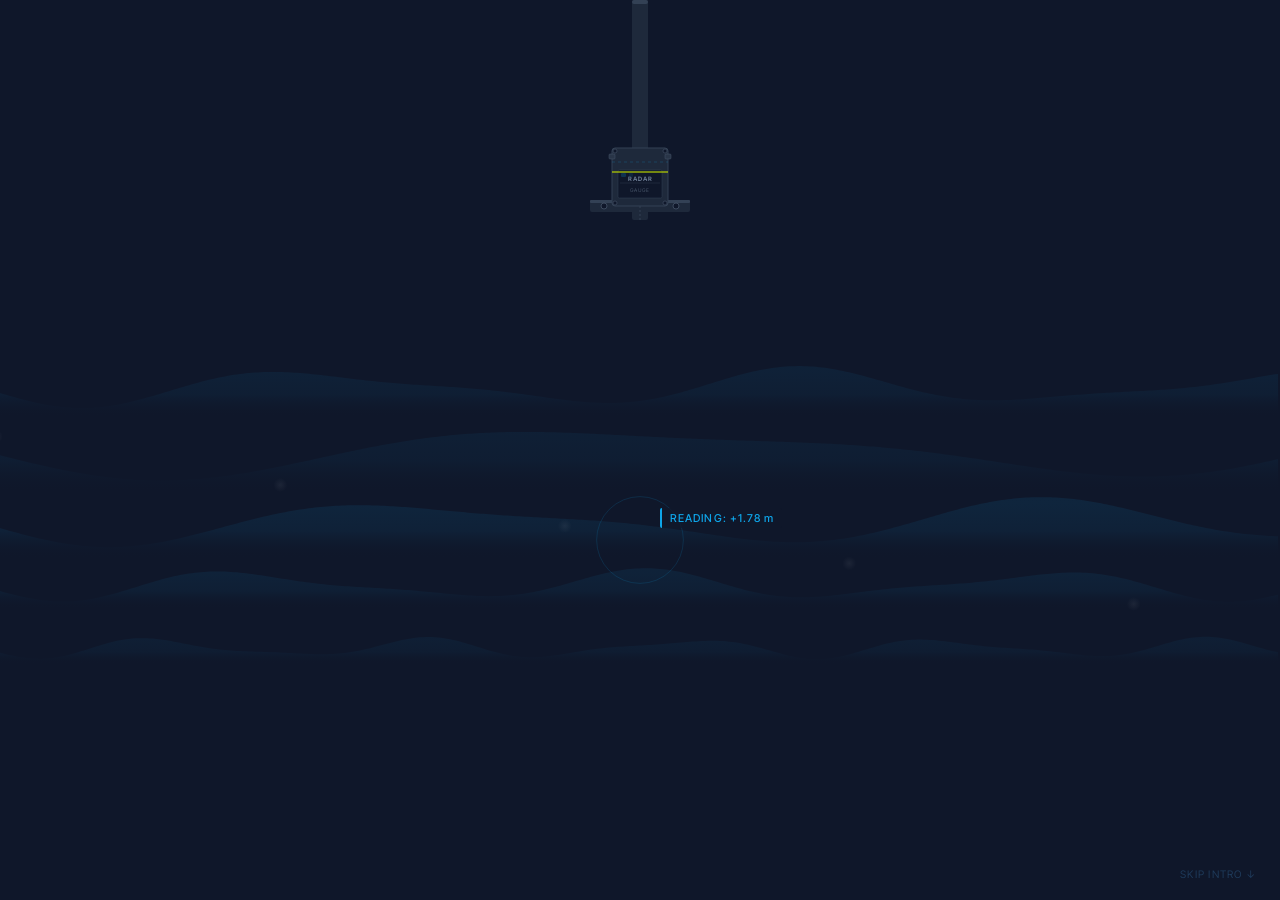
<file: index.html>
<!DOCTYPE html>
<html lang="en">
<head>
<meta charset="UTF-8">
<meta name="viewport" content="width=device-width, initial-scale=1.0">
<title>CTIR — Coastal Tide Impact Research</title>
<link href="https://fonts.googleapis.com/css2?family=Inter+Tight:wght@300;400;500;600;700&family=Source+Serif+4:ital,wght@0,400;0,600;1,400&display=swap" rel="stylesheet">
<style>
*{margin:0;padding:0;box-sizing:border-box}
html,body{width:100%;height:100%;background:#0f172a;overflow:hidden;}

#splash{
  width:100%;height:100vh;
  background:#0f172a;
  position:relative;
  overflow:hidden;
  font-family:'Inter Tight',system-ui,sans-serif;
}
canvas#bg{position:absolute;inset:0;width:100%;height:100%;}

#pier-wrap{
  position:absolute;
  left:50%;top:0;
  transform:translateX(-50%);
  width:160px;
  z-index:2;
}

#rings{position:absolute;inset:0;z-index:3;pointer-events:none;}

.ping-ring{
  position:absolute;
  border-radius:50%;
  border:1.5px solid rgba(14,165,233,0.7);
  transform:scale(0);
  opacity:0;
  pointer-events:none;
}

#readout{
  position:absolute;
  font-family:'Inter Tight',system-ui,sans-serif;
  font-size:.68rem;font-weight:500;letter-spacing:.1em;
  color:#0ea5e9;opacity:0;
  transition:opacity .3s ease;
  z-index:5;white-space:nowrap;
  background:rgba(15,23,42,0.75);
  padding:.2rem .5rem;border-radius:2px;
  border-left:2px solid #0ea5e9;
}

#reveal{
  position:absolute;inset:0;
  display:flex;flex-direction:column;
  align-items:center;justify-content:center;
  z-index:6;pointer-events:none;
  gap:0;
}
.rev-eyebrow{
  font-family:'Inter Tight',system-ui,sans-serif;
  font-size:.68rem;font-weight:500;letter-spacing:.25em;
  text-transform:uppercase;color:#0ea5e9;
  opacity:0;transform:translateY(12px);
  transition:opacity .6s ease,transform .6s ease;
  margin-bottom:.6rem;
}
.rev-title{
  font-family:'Inter Tight',system-ui,sans-serif;
  font-size:clamp(2rem,5vw,3rem);font-weight:600;
  letter-spacing:-.03em;color:#f0f9ff;
  opacity:0;transform:translateY(12px);
  transition:opacity .6s ease .15s,transform .6s ease .15s;
  margin-bottom:.4rem;text-align:center;line-height:1.1;
}
.rev-sub{
  font-family:'Source Serif 4',Georgia,serif;
  font-size:.95rem;color:rgba(240,249,255,.55);
  opacity:0;transform:translateY(12px);
  transition:opacity .6s ease .28s,transform .6s ease .28s;
  margin-bottom:2rem;text-align:center;
}
.rev-btn{
  font-family:'Inter Tight',system-ui,sans-serif;
  font-size:.78rem;font-weight:500;text-transform:uppercase;
  letter-spacing:.12em;color:#0f172a;
  background:#0ea5e9;border:none;
  padding:.65rem 1.8rem;border-radius:3px;
  cursor:pointer;
  opacity:0;transform:translateY(12px);
  transition:opacity .6s ease .4s,transform .6s ease .4s,background .18s;
  pointer-events:none;
}
.rev-btn:hover{background:#38bdf8;}
.rev-btn.shown{pointer-events:auto;}
.rev-eyebrow.in,.rev-title.in,.rev-sub.in,.rev-btn.in{opacity:1;transform:translateY(0);}

#skip{
  position:absolute;bottom:1.2rem;right:1.5rem;
  font-family:'Inter Tight',system-ui,sans-serif;
  font-size:.65rem;letter-spacing:.12em;text-transform:uppercase;
  color:#1e3a5a;cursor:pointer;z-index:10;
  transition:color .2s;
}
#skip:hover{color:#475569;}
</style>
</head>
<body>

<div id="splash">
  <canvas id="bg"></canvas>

  <div id="pier-wrap">
    <svg id="pier-svg" viewBox="0 0 160 320" width="160" height="320" xmlns="http://www.w3.org/2000/svg">
      <rect x="72" y="0" width="16" height="220" fill="#1e293b" rx="2"/>
      <rect x="72" y="0" width="16" height="4" fill="#334155" rx="2"/>
      <rect x="30" y="200" width="100" height="12" fill="#1e293b" rx="2"/>
      <rect x="30" y="200" width="100" height="3" fill="#334155" rx="1"/>
      <circle cx="44" cy="206" r="3" fill="#0f172a" stroke="#475569" stroke-width="0.8"/>
      <circle cx="116" cy="206" r="3" fill="#0f172a" stroke="#475569" stroke-width="0.8"/>
      <rect x="52" y="148" width="56" height="58" rx="3" fill="#1e293b" stroke="#334155" stroke-width="1"/>
      <line x1="52" y1="162" x2="108" y2="162" stroke="#0ea5e9" stroke-width="0.5" opacity="0.4" stroke-dasharray="3,3"/>
      <rect x="49" y="154" width="6" height="5" rx="1" fill="#293548" stroke="#475569" stroke-width="0.5"/>
      <rect x="105" y="154" width="6" height="5" rx="1" fill="#293548" stroke="#475569" stroke-width="0.5"/>
      <rect x="58" y="170" width="44" height="28" rx="1.5" fill="#0f172a" stroke="#334155" stroke-width="0.5"/>
      <text x="80" y="181" text-anchor="middle" font-family="Inter Tight,sans-serif" font-size="6" font-weight="700" fill="#64748b" letter-spacing="1">RADAR</text>
      <line x1="60" y1="183" x2="100" y2="183" stroke="#334155" stroke-width="0.4"/>
      <text x="80" y="192" text-anchor="middle" font-family="Inter Tight,sans-serif" font-size="5" fill="#475569" letter-spacing="1">GAUGE</text>
      <rect x="61" y="173" width="5" height="4" rx="1" fill="#0ea5e9" opacity="0.85" id="led1"/>
      <rect x="69" y="173" width="4" height="4" rx="1" fill="#0ea5e9" opacity="0.45" id="led2"/>
      <line x1="52" y1="172" x2="108" y2="172" stroke="#b8d400" stroke-width="1.5" opacity="0.8"/>
      <line x1="80" y1="206" x2="80" y2="220" stroke="#334155" stroke-width="1" stroke-dasharray="2,2"/>
      <circle cx="55" cy="151" r="2" fill="#0f172a" stroke="#475569" stroke-width="0.6"/>
      <circle cx="105" cy="151" r="2" fill="#0f172a" stroke="#475569" stroke-width="0.6"/>
      <circle cx="55" cy="203" r="2" fill="#0f172a" stroke="#475569" stroke-width="0.6"/>
      <circle cx="105" cy="203" r="2" fill="#0f172a" stroke="#475569" stroke-width="0.6"/>
      <line id="signal-line" x1="80" y1="206" x2="80" y2="206" stroke="#0ea5e9" stroke-width="1" stroke-dasharray="3,3" opacity="0"/>
    </svg>
  </div>

  <div id="rings"></div>
  <div id="readout">READING: +1.84 m</div>

  <div id="reveal">
    <p class="rev-eyebrow">Cal Poly SLO · CCMS</p>
    <h1 class="rev-title">Coastal Tide<br>Impact Research</h1>
    <p class="rev-sub">Measuring sea level change along the Central Coast.</p>
    <button class="rev-btn" id="enter-btn" onclick="enterSite()">Enter site</button>
  </div>

  <p id="skip" onclick="skipIntro()">skip intro ↓</p>
</div>

<script>
(function(){
  var splash=document.getElementById('splash');
  var canvas=document.getElementById('bg');
  var ctx=canvas.getContext('2d');
  var ringsEl=document.getElementById('rings');
  var signalLine=document.getElementById('signal-line');
  var readout=document.getElementById('readout');
  var led1=document.getElementById('led1');
  var led2=document.getElementById('led2');
  var done=false;
  var W,H,waveT=0;

  function resize(){
    W=canvas.width=splash.clientWidth;
    H=canvas.height=splash.clientHeight;
  }
  resize();
  window.addEventListener('resize',resize);

  function drawBg(){
    ctx.clearRect(0,0,W,H);
    ctx.fillStyle='#0f172a';
    ctx.fillRect(0,0,W,H);
    var layers=[
      {amp:18,freq:0.010,speed:0.5,alpha:0.07,yf:0.58},
      {amp:12,freq:0.016,speed:0.8,alpha:0.055,yf:0.65},
      {amp:22,freq:0.007,speed:0.35,alpha:0.045,yf:0.50},
      {amp:8, freq:0.024,speed:1.0,alpha:0.04,yf:0.72},
      {amp:15,freq:0.013,speed:0.6,alpha:0.05,yf:0.43},
    ];
    layers.forEach(function(l){
      var by=H*l.yf;
      ctx.beginPath();ctx.moveTo(0,by);
      for(var x=0;x<=W;x+=3){
        var y=by
          +Math.sin(x*l.freq+waveT*l.speed)*l.amp
          +Math.sin(x*l.freq*1.7-waveT*l.speed*0.5)*l.amp*0.4;
        ctx.lineTo(x,y);
      }
      ctx.lineTo(W,H);ctx.lineTo(0,H);ctx.closePath();
      var g=ctx.createLinearGradient(0,by-l.amp,0,by+l.amp*2);
      g.addColorStop(0,'rgba(14,165,233,'+(l.alpha*1.4)+')');
      g.addColorStop(0.5,'rgba(14,165,233,'+l.alpha+')');
      g.addColorStop(1,'rgba(15,23,42,0)');
      ctx.fillStyle=g;ctx.fill();
    });
    for(var i=0;i<5;i++){
      var sx=((waveT*18+i*W/4.5)%(W+40))-20;
      var sy=H*(0.48+i*0.05)+Math.sin(waveT*0.7+i)*8;
      var sg=ctx.createRadialGradient(sx,sy,0,sx,sy,7);
      sg.addColorStop(0,'rgba(248,250,252,0.06)');
      sg.addColorStop(1,'rgba(248,250,252,0)');
      ctx.fillStyle=sg;ctx.beginPath();ctx.arc(sx,sy,7,0,Math.PI*2);ctx.fill();
    }
    waveT+=0.018;
    requestAnimationFrame(drawBg);
  }
  drawBg();

  function spawnPing(originX,originY,delay){
    setTimeout(function(){
      if(done)return;
      var ring=document.createElement('div');
      ring.className='ping-ring';
      var size=220;
      ring.style.cssText='width:'+size+'px;height:'+size+'px;left:'+(originX-size/2)+'px;top:'+(originY-size/2)+'px;position:absolute;border-radius:50%;border:1.5px solid rgba(14,165,233,0.7);pointer-events:none;';
      ringsEl.appendChild(ring);
      var start=null;
      var dur=1400;
      function animRing(ts){
        if(!start)start=ts;
        var p=Math.min((ts-start)/dur,1);
        var eased=1-Math.pow(1-p,3);
        ring.style.transform='scale('+eased+')';
        ring.style.opacity=String((1-p)*0.75);
        ring.style.borderColor='rgba(14,165,233,'+(((1-p)*0.7))+')';
        if(p<1)requestAnimationFrame(animRing);
        else ring.remove();
      }
      requestAnimationFrame(animRing);
    },delay);
  }

  function animateSignal(gaugeY,waterY,delay){
    setTimeout(function(){
      if(done)return;
      var start=null;
      var dur=500;
      signalLine.setAttribute('opacity','0.6');
      function step(ts){
        if(!start)start=ts;
        var p=Math.min((ts-start)/dur,1);
        var currentY=gaugeY+(waterY-gaugeY)*p;
        signalLine.setAttribute('y2',currentY);
        signalLine.setAttribute('x2','80');
        if(p<1)requestAnimationFrame(step);
        else{
          signalLine.setAttribute('opacity','0');
          signalLine.setAttribute('y2',gaugeY);
        }
      }
      requestAnimationFrame(step);
    },delay);
  }

  function flashLEDs(){
    var on=true;
    var interval=setInterval(function(){
      led1.setAttribute('opacity',on?'0.85':'0.2');
      led2.setAttribute('opacity',on?'0.45':'0.1');
      on=!on;
    },180);
    setTimeout(function(){
      clearInterval(interval);
      led1.setAttribute('opacity','0.85');
      led2.setAttribute('opacity','0.45');
    },1200);
  }

  function showReadout(x,y){
    var readings=['READING: +1.84 m','READING: +1.91 m','READING: +1.78 m'];
    var r=readings[Math.floor(Math.random()*readings.length)];
    readout.textContent=r;
    readout.style.left=(x+20)+'px';
    readout.style.top=(y-12)+'px';
    readout.style.opacity='1';
    setTimeout(function(){readout.style.opacity='0';},900);
  }

  function revealContent(){
    if(done)return;
    done=true;
    setTimeout(function(){
      document.querySelector('.rev-eyebrow').classList.add('in');
      document.querySelector('.rev-title').classList.add('in');
      document.querySelector('.rev-sub').classList.add('in');
      var btn=document.querySelector('.rev-btn');
      btn.classList.add('in');
      setTimeout(function(){btn.classList.add('shown');},1000);
    },300);
  }

  function runSequence(){
    var gaugeY=206;
    var waterY=Math.round(H*0.60);
    var pingOriginX=Math.round(W/2);
    var pingOriginY=waterY;

    var pings=[{delay:400},{delay:1100},{delay:1800}];
    pings.forEach(function(p){
      animateSignal(gaugeY,waterY,p.delay);
      spawnPing(pingOriginX,pingOriginY,p.delay+480);
      setTimeout(function(){flashLEDs();},p.delay+200);
      setTimeout(function(){showReadout(pingOriginX,pingOriginY-20);},p.delay+500);
    });

    setTimeout(revealContent,3200);
  }

  setTimeout(runSequence,600);

  window.skipIntro=function(){revealContent();};

  window.enterSite=function(){
    splash.style.transition='opacity .5s ease';
    splash.style.opacity='0';
    setTimeout(function(){
      window.location.href='main.html';
    },500);
  };
})();
</script>

</body>
</html>
</file>
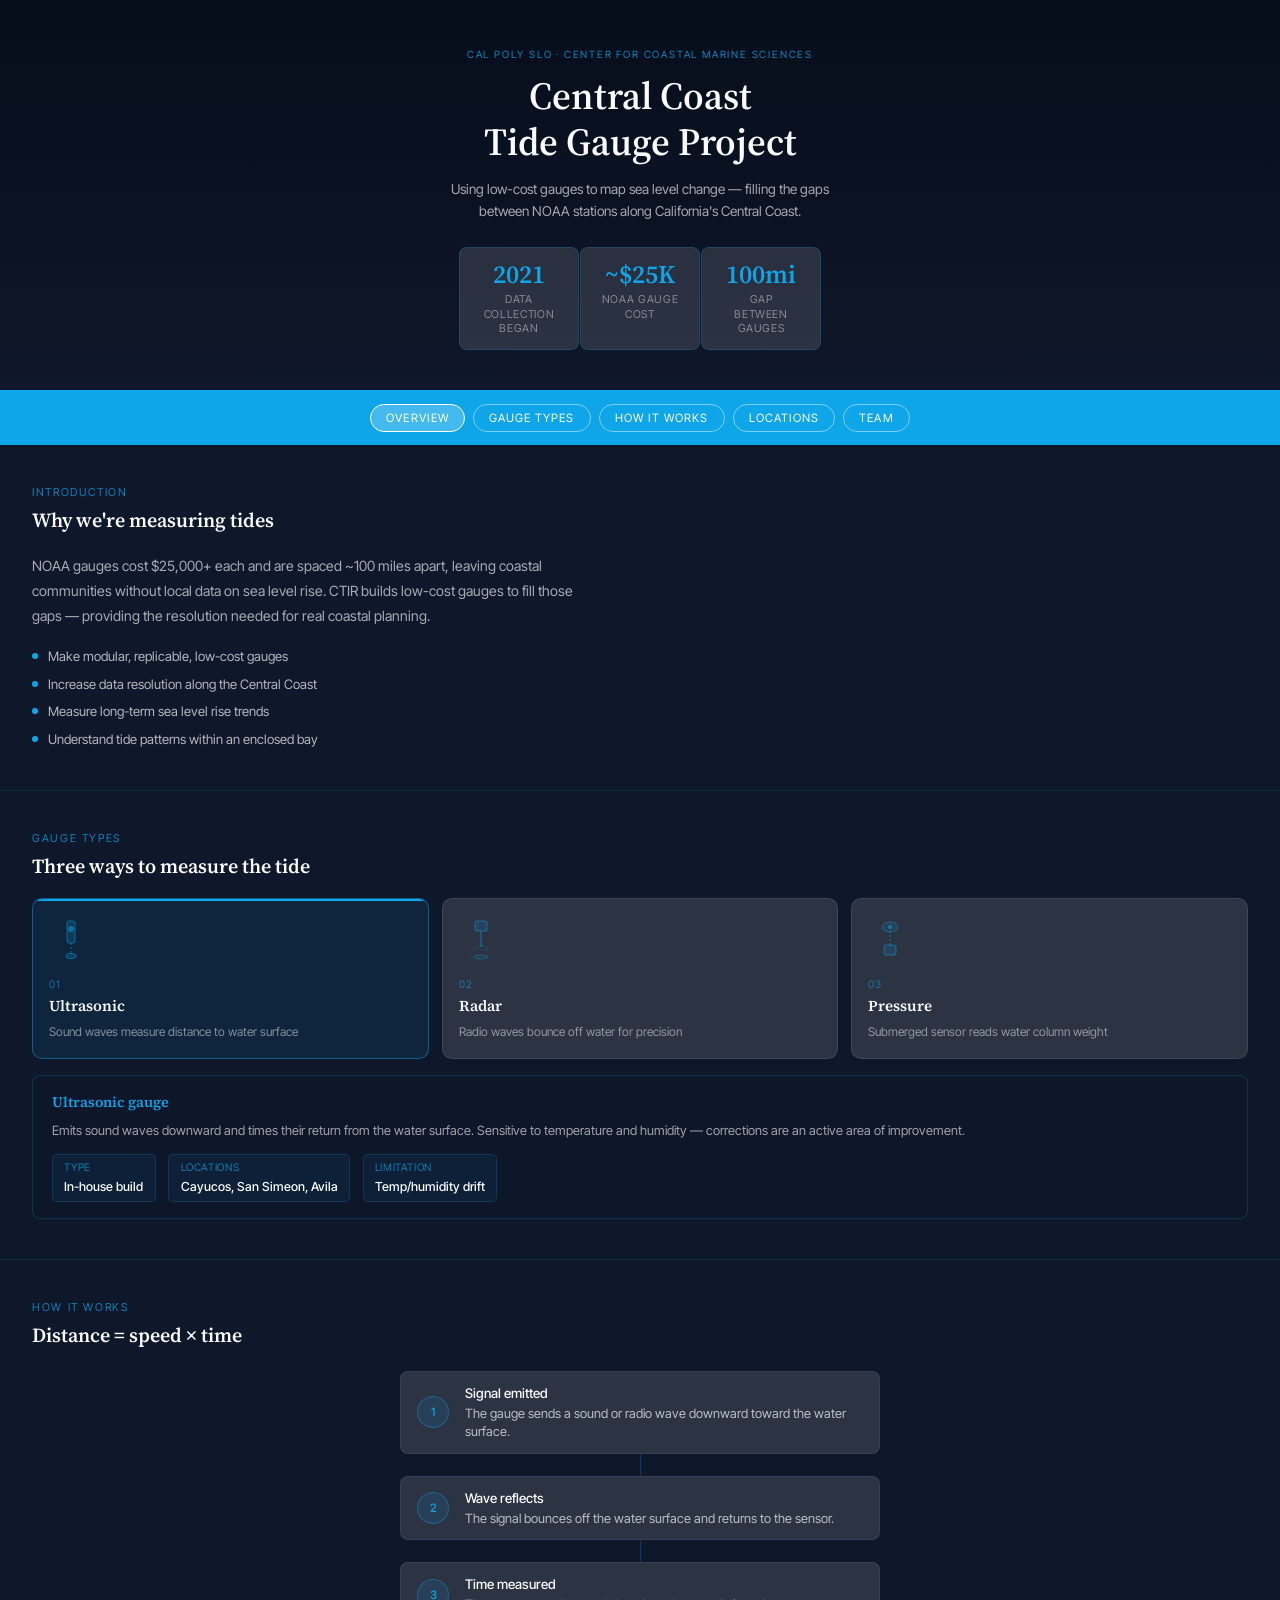
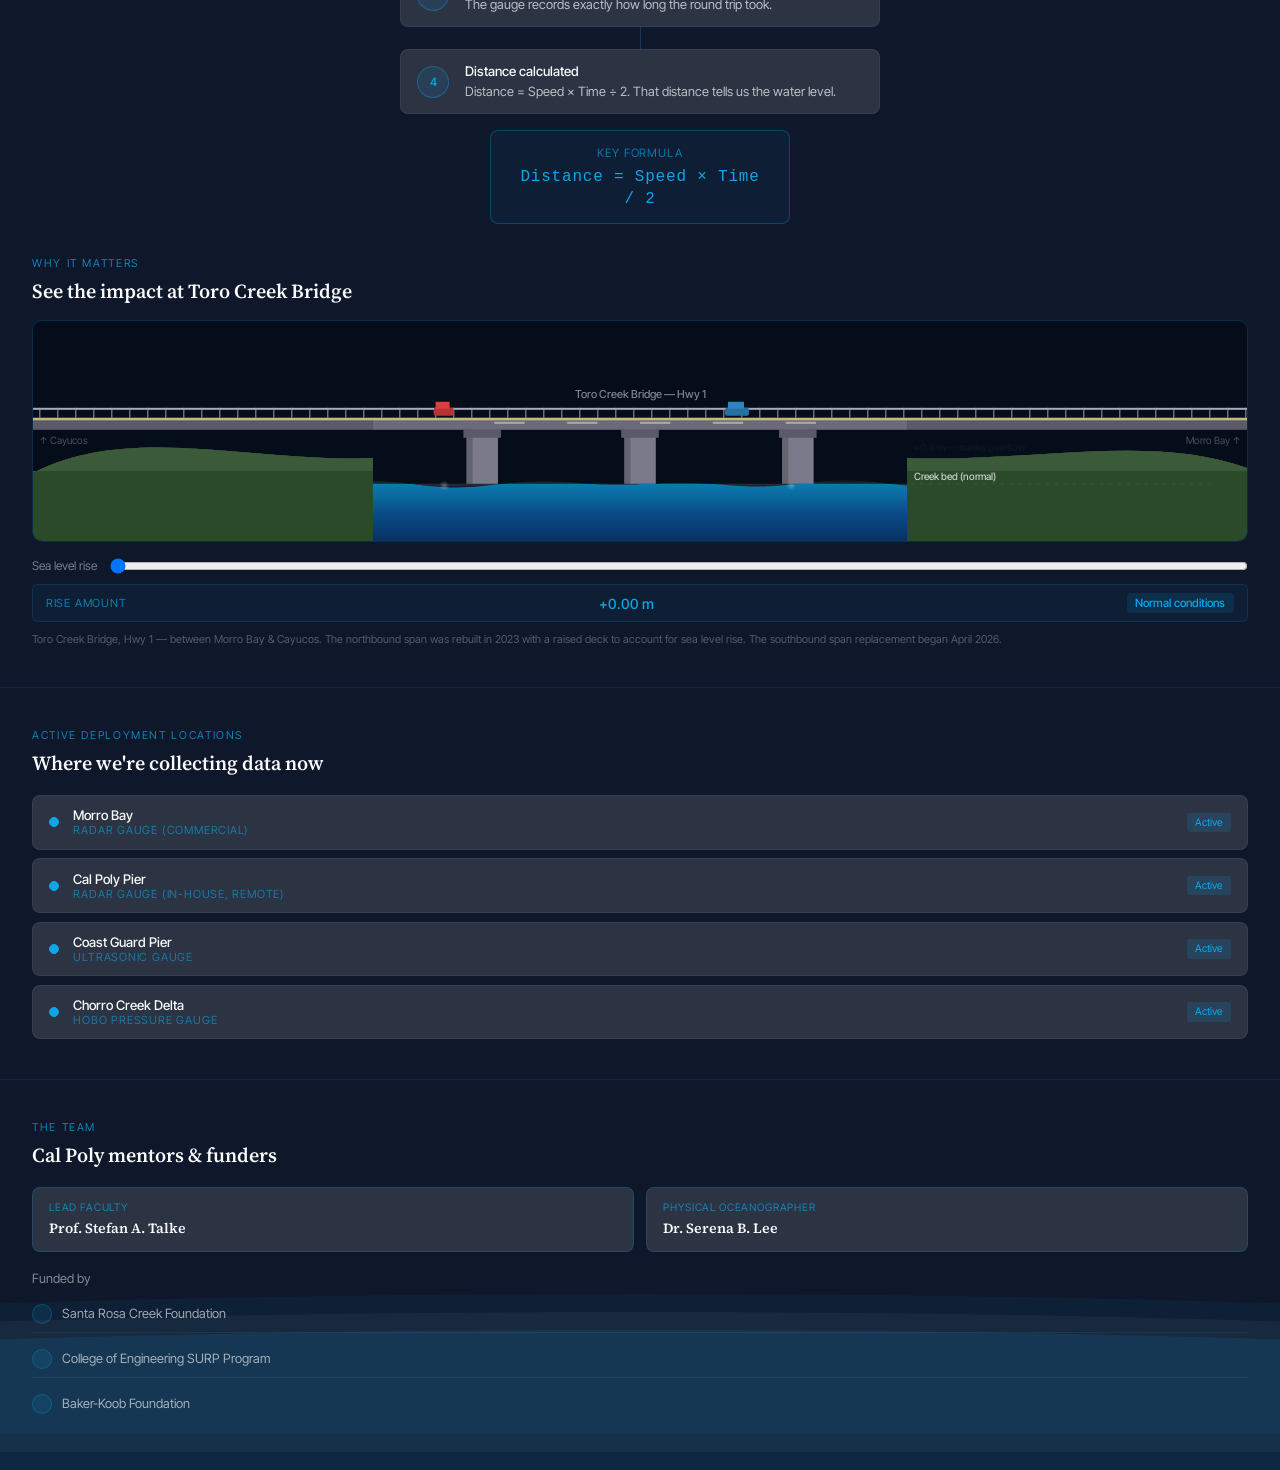
<file: ctir-infographic.html>
<!DOCTYPE html>
<html lang="en">
<head>
<meta charset="UTF-8">
<meta name="viewport" content="width=device-width, initial-scale=1.0">
<title>CTIR Infographic</title>
<link href="https://fonts.googleapis.com/css2?family=Inter+Tight:wght@300;400;500;600&family=Source+Serif+4:ital,wght@0,400;0,600;1,400&display=swap" rel="stylesheet">
<style>
*{margin:0;padding:0;box-sizing:border-box}
:root{--slate:#64748b;--sky:#0ea5e9;--snow:#f8fafc;--dark:#0f172a;--snow-dim:rgba(248,250,252,0.65);--snow-faint:rgba(248,250,252,0.12)}
body{margin:0;padding:0;background:var(--dark)}
#infog{font-family:'Source Serif 4',Georgia,serif;background:var(--dark);color:var(--snow);overflow:hidden;position:relative;width:100%}
.sr-only{position:absolute;width:1px;height:1px;overflow:hidden;clip:rect(0,0,0,0)}
.wave-bg{position:absolute;bottom:0;left:0;width:100%;height:100%;pointer-events:none;overflow:hidden;z-index:0}
.wave{position:absolute;bottom:0;left:-50%;width:200%;height:140px;border-radius:50% 50% 0 0}
.w1{background:rgba(14,165,233,0.12);animation:waveA 8s ease-in-out infinite}
.w2{background:rgba(100,116,139,0.1);animation:waveA 11s ease-in-out infinite reverse;bottom:18px}
.w3{background:rgba(14,165,233,0.06);animation:waveA 13s ease-in-out infinite;bottom:36px}
@keyframes waveA{0%,100%{transform:translateX(0) scaleY(1)}50%{transform:translateX(7%) scaleY(1.12)}}
.particles{position:absolute;top:0;left:0;width:100%;height:100%;pointer-events:none;z-index:0}
.dot{position:absolute;border-radius:50%;background:var(--sky);animation:floatUp linear infinite;opacity:0}
@keyframes floatUp{0%{transform:translateY(0) scale(0);opacity:0}10%{opacity:.35}90%{opacity:.1}100%{transform:translateY(-110px) scale(1);opacity:0}}
.panel{position:relative;z-index:1;padding:2.5rem 2rem;min-height:0}
.panel+.panel{border-top:.5px solid rgba(14,165,233,0.12)}
#hero-panel{padding:3rem 2rem 2.5rem;text-align:center;background:linear-gradient(180deg,#060d1a 0%,var(--dark) 100%)}
.hero-eyebrow{font-family:'Inter Tight',sans-serif;font-size:10px;letter-spacing:.18em;text-transform:uppercase;color:var(--sky);margin-bottom:.8rem;opacity:.8}
.hero-title{font-size:clamp(1.6rem,4vw,2.4rem);font-weight:600;line-height:1.2;color:var(--snow);margin-bottom:.8rem}
.hero-sub{font-family:'Inter Tight',sans-serif;font-size:.85rem;color:var(--snow-dim);max-width:380px;margin:0 auto 1.5rem;line-height:1.65}
.hero-stat-row{display:flex;gap:1px;justify-content:center;margin-top:1.5rem}
.hero-stat{background:var(--snow-faint);border:.5px solid rgba(14,165,233,0.2);padding:.9rem 1.2rem;flex:1;max-width:120px;text-align:center;border-radius:8px}
.hero-stat-num{font-size:1.6rem;font-weight:600;color:var(--sky);display:block;line-height:1}
.hero-stat-lbl{font-family:'Inter Tight',sans-serif;font-size:.68rem;color:rgba(248,250,252,0.45);margin-top:.3rem;line-height:1.3;text-transform:uppercase;letter-spacing:.06em}
.scroll-nav{display:flex;gap:.5rem;padding:.85rem 1.5rem;background:#0ea5e9;position:sticky;top:0;z-index:10;overflow-x:auto;scrollbar-width:none;justify-content:center}
.scroll-nav::-webkit-scrollbar{display:none}
.snav-btn{font-family:'Inter Tight',sans-serif;font-size:.72rem;text-transform:uppercase;letter-spacing:.09em;color:#fff;background:transparent;border:1.5px solid rgba(255,255,255,0.45);padding:.38rem .95rem;border-radius:20px;cursor:pointer;white-space:nowrap;transition:background .18s,border-color .18s;flex-shrink:0}
.snav-btn:hover{background:#64748b;border-color:#64748b}
.snav-btn.active{background:rgba(255,255,255,0.22);border-color:#fff}
.sec-eyebrow{font-family:'Inter Tight',sans-serif;font-size:.68rem;letter-spacing:.15em;text-transform:uppercase;color:var(--sky);opacity:.75;margin-bottom:.5rem}
.sec-title{font-size:1.25rem;font-weight:600;color:var(--snow);margin-bottom:1.2rem;line-height:1.3}
.intro-text{font-family:'Inter Tight',sans-serif;font-size:.88rem;line-height:1.78;color:var(--snow-dim);max-width:560px}
.intro-goal-list{margin-top:1.2rem;display:flex;flex-direction:column;gap:.5rem}
.goal-item{display:flex;align-items:flex-start;gap:.6rem;font-family:'Inter Tight',sans-serif;font-size:.82rem;color:rgba(248,250,252,.7);line-height:1.5}
.goal-dot{width:6px;height:6px;border-radius:50%;background:var(--sky);flex-shrink:0;margin-top:.38rem}
.gauge-grid{display:grid;grid-template-columns:repeat(3,1fr);gap:.8rem}
.gauge-card{background:var(--snow-faint);border:.5px solid rgba(100,116,139,0.3);border-radius:10px;padding:1.1rem 1rem;cursor:pointer;transition:all .22s;position:relative;overflow:hidden}
.gauge-card:hover,.gauge-card.active{background:rgba(14,165,233,0.1);border-color:rgba(14,165,233,0.45)}
.gauge-card.active::before{content:'';position:absolute;top:0;left:0;right:0;height:2px;background:var(--sky)}
.gauge-icon{width:44px;height:44px;margin-bottom:.8rem}
.g-num{font-family:'Inter Tight',sans-serif;font-size:.65rem;letter-spacing:.1em;text-transform:uppercase;color:var(--sky);opacity:.6;margin-bottom:.25rem}
.g-name{font-size:.95rem;font-weight:600;color:var(--snow);margin-bottom:.4rem}
.g-desc{font-family:'Inter Tight',sans-serif;font-size:.75rem;color:rgba(248,250,252,.5);line-height:1.5}
.gauge-detail{margin-top:1rem;background:rgba(15,23,42,0.7);border:.5px solid rgba(14,165,233,0.2);border-radius:8px;padding:1rem 1.2rem;display:none}
.gauge-detail.visible{display:block}
.gd-title{font-size:.9rem;font-weight:600;color:var(--sky);margin-bottom:.5rem}
.gd-body{font-family:'Inter Tight',sans-serif;font-size:.8rem;color:rgba(248,250,252,.62);line-height:1.65}
.gd-spec{display:flex;gap:.8rem;margin-top:.8rem;flex-wrap:wrap}
.gd-spec-item{background:rgba(14,165,233,0.07);border:.5px solid rgba(14,165,233,0.18);padding:.35rem .7rem;border-radius:5px}
.gd-spec-item span{font-family:'Inter Tight',sans-serif;font-size:.65rem;color:var(--sky);display:block;opacity:.7;text-transform:uppercase;letter-spacing:.06em}
.gd-spec-item strong{font-family:'Inter Tight',sans-serif;font-size:.78rem;color:var(--snow);font-weight:500}
.hw-diagram{display:flex;flex-direction:column;align-items:center;gap:0;margin:1.4rem 0 1rem}
.hw-step{display:flex;align-items:center;gap:1rem;width:100%;max-width:480px;padding:.75rem 1rem;border-radius:8px;background:var(--snow-faint);border:.5px solid rgba(100,116,139,0.2);transition:all .2s}
.hw-step:hover{background:rgba(14,165,233,0.08)}
.hw-step+.hw-step{margin-top:.5rem}
.hw-arrow-down{width:1px;height:22px;background:rgba(14,165,233,0.25);margin:0 auto}
.hw-step-num{width:32px;height:32px;border-radius:50%;background:rgba(14,165,233,0.12);border:.5px solid rgba(14,165,233,0.35);display:flex;align-items:center;justify-content:center;font-family:'Inter Tight',sans-serif;font-size:.72rem;color:var(--sky);flex-shrink:0;font-weight:500}
.hw-step-text{font-family:'Inter Tight',sans-serif;font-size:.8rem;color:rgba(248,250,252,.7);line-height:1.4}
.hw-step-text strong{color:var(--snow);font-weight:500;display:block;margin-bottom:.15rem;font-size:.83rem}
.formula-box{margin-top:1rem;background:rgba(14,165,233,0.06);border:.5px solid rgba(14,165,233,0.28);border-radius:8px;padding:.9rem 1.2rem;text-align:center;max-width:300px;margin-left:auto;margin-right:auto}
.formula-box p{font-family:'Inter Tight',sans-serif;font-size:.72rem;color:rgba(14,165,233,0.65);text-transform:uppercase;letter-spacing:.08em;margin-bottom:.3rem}
.formula-box code{font-size:1rem;color:var(--sky);letter-spacing:.05em}
.tide-wrap{position:relative;margin:1rem 0;border-radius:10px;overflow:hidden;border:.5px solid rgba(14,165,233,0.22);background:#060d1a}
#tide-canvas{display:block;width:100%;height:220px}
.tide-ctrl{display:flex;align-items:center;gap:.8rem;margin-top:.6rem}
.tide-ctrl label{font-family:'Inter Tight',sans-serif;font-size:.75rem;color:rgba(248,250,252,.45);white-space:nowrap}
.tide-ctrl input{flex:1}
.tide-status{margin-top:.65rem;background:rgba(14,165,233,0.06);border:.5px solid rgba(14,165,233,0.15);border-radius:6px;padding:.5rem .8rem;display:flex;align-items:center;justify-content:space-between;flex-wrap:wrap;gap:.4rem}
.tide-status-label{font-family:'Inter Tight',sans-serif;font-size:.7rem;color:rgba(14,165,233,.7);text-transform:uppercase;letter-spacing:.07em}
.tide-status-val{font-family:'Inter Tight',sans-serif;font-size:.88rem;font-weight:500;color:var(--sky)}
.tide-badge{font-family:'Inter Tight',sans-serif;font-size:.72rem;font-weight:500;padding:.18rem .55rem;border-radius:4px}
.tide-note{margin-top:.55rem;font-family:'Inter Tight',sans-serif;font-size:.68rem;color:rgba(248,250,252,.3);line-height:1.5}
.loc-list{display:flex;flex-direction:column;gap:.55rem}
.loc-item{display:flex;align-items:center;gap:.9rem;padding:.7rem 1rem;border-radius:8px;background:var(--snow-faint);border:.5px solid rgba(100,116,139,0.2);transition:all .2s}
.loc-item:hover{background:rgba(14,165,233,0.08);border-color:rgba(14,165,233,0.3)}
.loc-dot{width:10px;height:10px;border-radius:50%;background:var(--sky);border:1.5px solid var(--sky);flex-shrink:0}
.loc-name{font-family:'Inter Tight',sans-serif;font-size:.83rem;color:var(--snow);font-weight:500;flex:1}
.loc-type{font-family:'Inter Tight',sans-serif;font-size:.7rem;color:rgba(14,165,233,0.6);text-transform:uppercase;letter-spacing:.07em}
.loc-badge{font-family:'Inter Tight',sans-serif;font-size:.65rem;padding:.2rem .5rem;border-radius:3px;background:rgba(14,165,233,0.15);color:var(--sky)}
.team-grid{display:flex;flex-wrap:wrap;gap:.5rem;margin-top:.2rem}
.team-chip{font-family:'Inter Tight',sans-serif;font-size:.75rem;background:rgba(14,165,233,0.08);border:.5px solid rgba(14,165,233,0.2);padding:.35rem .75rem;border-radius:20px;color:rgba(248,250,252,.72)}
.mentor-row{display:flex;gap:.8rem;margin-top:1rem;flex-wrap:wrap}
.mentor-card{flex:1;min-width:160px;background:var(--snow-faint);border:.5px solid rgba(14,165,233,0.2);border-radius:8px;padding:.8rem 1rem}
.mentor-role{font-family:'Inter Tight',sans-serif;font-size:.65rem;text-transform:uppercase;letter-spacing:.08em;color:var(--sky);opacity:.7;margin-bottom:.25rem}
.mentor-name{font-size:.88rem;font-weight:600;color:var(--snow)}
.funder-list{display:flex;flex-direction:column;gap:.5rem;margin-top:.5rem}
.funder-item{font-family:'Inter Tight',sans-serif;font-size:.8rem;color:rgba(248,250,252,.62);display:flex;align-items:center;gap:.6rem;padding:.5rem 0;border-bottom:.5px solid rgba(100,116,139,0.15)}
.funder-item:last-child{border-bottom:none}
.funder-icon{width:20px;height:20px;border-radius:50%;background:rgba(14,165,233,0.1);border:.5px solid rgba(14,165,233,0.25);flex-shrink:0}
.reveal{opacity:0;transform:translateY(16px);transition:opacity .6s ease,transform .6s ease}
.reveal.in{opacity:1;transform:translateY(0)}
</style>
</head>
<body>
<div id="infog">
  <h2 class="sr-only">Central Coast Tide Gauge Project — interactive infographic covering goals, gauge types, how gauges work, active deployment locations, team, and funding</h2>
  <div class="wave-bg" aria-hidden="true"><div class="wave w1"></div><div class="wave w2"></div><div class="wave w3"></div></div>
  <div class="particles" id="ptcls" aria-hidden="true"></div>

  <div class="panel" id="hero-panel">
    <p class="hero-eyebrow">Cal Poly SLO · Center for Coastal Marine Sciences</p>
    <h1 class="hero-title">Central Coast<br>Tide Gauge Project</h1>
    <p class="hero-sub">Using low-cost gauges to map sea level change — filling the gaps between NOAA stations along California's Central Coast.</p>
    <div class="hero-stat-row">
      <div class="hero-stat"><span class="hero-stat-num">2021</span><div class="hero-stat-lbl">Data collection began</div></div>
      <div class="hero-stat"><span class="hero-stat-num">~$25K</span><div class="hero-stat-lbl">NOAA gauge cost</div></div>
      <div class="hero-stat"><span class="hero-stat-num">100mi</span><div class="hero-stat-lbl">Gap between gauges</div></div>
    </div>
  </div>

  <nav class="scroll-nav" id="snav" aria-label="Infographic sections">
    <button class="snav-btn active" onclick="scrollSec('s-intro')">Overview</button>
    <button class="snav-btn" onclick="scrollSec('s-gauges')">Gauge types</button>
    <button class="snav-btn" onclick="scrollSec('s-how')">How it works</button>
    <button class="snav-btn" onclick="scrollSec('s-locs')">Locations</button>
    <button class="snav-btn" onclick="scrollSec('s-team')">Team</button>
  </nav>

  <div class="panel reveal" id="s-intro">
    <p class="sec-eyebrow">Introduction</p>
    <p class="sec-title">Why we're measuring tides</p>
    <p class="intro-text">NOAA gauges cost $25,000+ each and are spaced ~100 miles apart, leaving coastal communities without local data on sea level rise. CTIR builds low-cost gauges to fill those gaps — providing the resolution needed for real coastal planning.</p>
    <div class="intro-goal-list">
      <div class="goal-item"><div class="goal-dot"></div><span>Make modular, replicable, low-cost gauges</span></div>
      <div class="goal-item"><div class="goal-dot"></div><span>Increase data resolution along the Central Coast</span></div>
      <div class="goal-item"><div class="goal-dot"></div><span>Measure long-term sea level rise trends</span></div>
      <div class="goal-item"><div class="goal-dot"></div><span>Understand tide patterns within an enclosed bay</span></div>
    </div>
  </div>

  <div class="panel reveal" id="s-gauges">
    <p class="sec-eyebrow">Gauge types</p>
    <p class="sec-title">Three ways to measure the tide</p>
    <div class="gauge-grid">
      <div class="gauge-card active" id="gc-0" onclick="selectGauge(0)">
        <svg class="gauge-icon" viewBox="0 0 44 44" fill="none" aria-hidden="true"><rect x="18" y="4" width="8" height="22" rx="2" fill="rgba(14,165,233,0.15)" stroke="rgba(14,165,233,0.5)" stroke-width="1"/><line x1="22" y1="26" x2="22" y2="38" stroke="rgba(14,165,233,0.35)" stroke-width="1.5" stroke-dasharray="2 2"/><ellipse cx="22" cy="39" rx="5" ry="2.5" fill="rgba(14,165,233,0.2)" stroke="rgba(14,165,233,0.5)" stroke-width="1"/><circle cx="22" cy="12" r="3" fill="rgba(14,165,233,0.5)"/></svg>
        <p class="g-num">01</p><p class="g-name">Ultrasonic</p><p class="g-desc">Sound waves measure distance to water surface</p>
      </div>
      <div class="gauge-card" id="gc-1" onclick="selectGauge(1)">
        <svg class="gauge-icon" viewBox="0 0 44 44" fill="none" aria-hidden="true"><rect x="16" y="4" width="12" height="10" rx="2" fill="rgba(14,165,233,0.15)" stroke="rgba(14,165,233,0.5)" stroke-width="1"/><path d="M22 14 L22 30" stroke="rgba(14,165,233,0.4)" stroke-width="1.5"/><path d="M14 32 Q22 26 30 32" stroke="rgba(14,165,233,0.5)" stroke-width="1" fill="none" stroke-dasharray="1.5 2"/><path d="M11 36 Q22 28 33 36" stroke="rgba(14,165,233,0.3)" stroke-width="1" fill="none" stroke-dasharray="1.5 2"/><ellipse cx="22" cy="40" rx="7" ry="2" fill="rgba(14,165,233,0.1)" stroke="rgba(14,165,233,0.3)" stroke-width="1"/></svg>
        <p class="g-num">02</p><p class="g-name">Radar</p><p class="g-desc">Radio waves bounce off water for precision</p>
      </div>
      <div class="gauge-card" id="gc-2" onclick="selectGauge(2)">
        <svg class="gauge-icon" viewBox="0 0 44 44" fill="none" aria-hidden="true"><rect x="16" y="28" width="12" height="10" rx="2" fill="rgba(14,165,233,0.15)" stroke="rgba(14,165,233,0.5)" stroke-width="1"/><path d="M22 28 L22 12" stroke="rgba(14,165,233,0.4)" stroke-width="1.5" stroke-dasharray="2 2"/><ellipse cx="22" cy="10" rx="8" ry="5" fill="rgba(14,165,233,0.12)" stroke="rgba(14,165,233,0.4)" stroke-width="1"/><circle cx="22" cy="10" r="2" fill="rgba(14,165,233,0.55)"/></svg>
        <p class="g-num">03</p><p class="g-name">Pressure</p><p class="g-desc">Submerged sensor reads water column weight</p>
      </div>
    </div>
    <div class="gauge-detail visible" id="gd-0">
      <p class="gd-title">Ultrasonic gauge</p>
      <p class="gd-body">Emits sound waves downward and times their return from the water surface. Sensitive to temperature and humidity — corrections are an active area of improvement.</p>
      <div class="gd-spec"><div class="gd-spec-item"><span>Type</span><strong>In-house build</strong></div><div class="gd-spec-item"><span>Locations</span><strong>Cayucos, San Simeon, Avila</strong></div><div class="gd-spec-item"><span>Limitation</span><strong>Temp/humidity drift</strong></div></div>
    </div>
    <div class="gauge-detail" id="gd-1">
      <p class="gd-title">Radar gauge</p>
      <p class="gd-body">Sends radio pulses to the water surface and measures return time. CTIR's in-house radar at Cal Poly Pier supports remote data collection over WiFi.</p>
      <div class="gd-spec"><div class="gd-spec-item"><span>Type</span><strong>Commercial + in-house</strong></div><div class="gd-spec-item"><span>Locations</span><strong>Morro Bay, Cal Poly Pier</strong></div><div class="gd-spec-item"><span>Advantage</span><strong>Remote data access</strong></div></div>
    </div>
    <div class="gauge-detail" id="gd-2">
      <p class="gd-title">Pressure gauge (HOBO)</p>
      <p class="gd-body">A submerged sensor measures how much water is pressing down on it — more water = higher tide. Compact and easy to deploy in estuaries and bays.</p>
      <div class="gd-spec"><div class="gd-spec-item"><span>Type</span><strong>HOBO (commercial)</strong></div><div class="gd-spec-item"><span>Locations</span><strong>Los Osos, Chorro Creek</strong></div><div class="gd-spec-item"><span>Advantage</span><strong>Compact, submerged</strong></div></div>
    </div>
  </div>

  <div class="panel reveal" id="s-how">
    <p class="sec-eyebrow">How it works</p>
    <p class="sec-title">Distance = speed × time</p>
    <div class="hw-diagram">
      <div class="hw-step"><div class="hw-step-num">1</div><div class="hw-step-text"><strong>Signal emitted</strong>The gauge sends a sound or radio wave downward toward the water surface.</div></div>
      <div class="hw-arrow-down"></div>
      <div class="hw-step"><div class="hw-step-num">2</div><div class="hw-step-text"><strong>Wave reflects</strong>The signal bounces off the water surface and returns to the sensor.</div></div>
      <div class="hw-arrow-down"></div>
      <div class="hw-step"><div class="hw-step-num">3</div><div class="hw-step-text"><strong>Time measured</strong>The gauge records exactly how long the round trip took.</div></div>
      <div class="hw-arrow-down"></div>
      <div class="hw-step"><div class="hw-step-num">4</div><div class="hw-step-text"><strong>Distance calculated</strong>Distance = Speed × Time ÷ 2. That distance tells us the water level.</div></div>
    </div>
    <div class="formula-box"><p>Key formula</p><code>Distance = Speed × Time / 2</code></div>

    <p class="sec-eyebrow" style="margin-top:2rem">Why it matters</p>
    <p class="sec-title" style="margin-bottom:.8rem">See the impact at Toro Creek Bridge</p>
    <div class="tide-wrap">
      <canvas id="tide-canvas" aria-label="Toro Creek Bridge sea level rise simulation"></canvas>
    </div>
    <div class="tide-ctrl">
      <label for="tide-slider">Sea level rise</label>
      <input type="range" id="tide-slider" min="0" max="100" value="0" step="1" aria-label="Sea level rise slider">
    </div>
    <div class="tide-status">
      <span class="tide-status-label">Rise amount</span>
      <span class="tide-status-val" id="tide-val">+0.0 m</span>
      <span class="tide-badge" id="tide-badge" style="background:rgba(14,165,233,0.12);color:#0ea5e9">Normal conditions</span>
    </div>
    <p class="tide-note">Toro Creek Bridge, Hwy 1 — between Morro Bay &amp; Cayucos. The northbound span was rebuilt in 2023 with a raised deck to account for sea level rise. The southbound span replacement began April 2026.</p>
  </div>

  <div class="panel reveal" id="s-locs">
    <p class="sec-eyebrow">Active deployment locations</p>
    <p class="sec-title">Where we're collecting data now</p>
    <div class="loc-list" id="loc-list"></div>
  </div>

  <div class="panel reveal" id="s-team" style="padding-bottom:3rem">
    <p class="sec-eyebrow">The team</p>
    <p class="sec-title">Cal Poly mentors & funders</p>
    <div class="mentor-row">
      <div class="mentor-card"><p class="mentor-role">Lead faculty</p><p class="mentor-name">Prof. Stefan A. Talke</p></div>
      <div class="mentor-card"><p class="mentor-role">Physical oceanographer</p><p class="mentor-name">Dr. Serena B. Lee</p></div>
    </div>
    <p style="font-family:'Inter Tight',sans-serif;font-size:.8rem;color:rgba(248,250,252,.5);margin-top:1.2rem;margin-bottom:.6rem">Funded by</p>
    <div class="funder-list">
      <div class="funder-item"><div class="funder-icon"></div>Santa Rosa Creek Foundation</div>
      <div class="funder-item"><div class="funder-icon"></div>College of Engineering SURP Program</div>
      <div class="funder-item"><div class="funder-icon"></div>Baker-Koob Foundation</div>
    </div>
  </div>
</div>

<script>
const locations=[
  {name:"Morro Bay",type:"Radar gauge (commercial)"},
  {name:"Cal Poly Pier",type:"Radar gauge (in-house, remote)"},
  {name:"Coast Guard Pier",type:"Ultrasonic gauge"},
  {name:"Chorro Creek Delta",type:"HOBO pressure gauge"},
];
const ll=document.getElementById('loc-list');
locations.forEach(l=>{
  ll.innerHTML+=`<div class="loc-item"><div class="loc-dot"></div><div style="flex:1"><div class="loc-name">${l.name}</div><div class="loc-type">${l.type}</div></div><span class="loc-badge">Active</span></div>`;
});

function selectGauge(i){
  [0,1,2].forEach(n=>{
    document.getElementById('gc-'+n).classList.toggle('active',n===i);
    document.getElementById('gd-'+n).style.display=n===i?'block':'none';
  });
}
document.getElementById('gd-1').style.display='none';
document.getElementById('gd-2').style.display='none';

function scrollSec(id){
  document.getElementById(id).scrollIntoView({behavior:'smooth',block:'start'});
  const ids=['s-intro','s-gauges','s-how','s-locs','s-team'];
  document.querySelectorAll('.snav-btn').forEach((b,i)=>b.classList.toggle('active',ids[i]===id));
}

const ptcls=document.getElementById('ptcls');
for(let i=0;i<12;i++){
  const d=document.createElement('div');d.className='dot';
  const sz=2+Math.random()*3;
  d.style.cssText=`width:${sz}px;height:${sz}px;left:${Math.random()*100}%;bottom:0;animation-duration:${6+Math.random()*10}s;animation-delay:${Math.random()*8}s`;
  ptcls.appendChild(d);
}

const obs=new IntersectionObserver(entries=>{entries.forEach(e=>{if(e.isIntersecting)e.target.classList.add('in')});},{threshold:.1});
document.querySelectorAll('.reveal').forEach(el=>obs.observe(el));

const canvas=document.getElementById('tide-canvas');
const ctx=canvas.getContext('2d');
const slider=document.getElementById('tide-slider');
const valEl=document.getElementById('tide-val');
const badgeEl=document.getElementById('tide-badge');

function resizeCanvas(){
  canvas.width=canvas.parentElement.clientWidth;
  canvas.height=220;
}
resizeCanvas();
window.addEventListener('resize',resizeCanvas);

let waveT=0,animPct=0,targetPct=0;

function draw(pct){
  const W=canvas.width,H=canvas.height;
  ctx.clearRect(0,0,W,H);
  const creekBed=H*0.74,bankTopL=H*0.60,bankTopR=H*0.60;
  const roadDeck=H*0.44,deckThick=12;
  const spanL=W*0.28,spanR=W*0.72;
  const waterY=creekBed-pct*(H*0.52);
  const rise=(pct*2.5);

  ctx.fillStyle='#060d1a';
  ctx.fillRect(0,0,W,H);

  const lg1=ctx.createLinearGradient(0,0,0,bankTopL);
  lg1.addColorStop(0,'#1a2e1a');lg1.addColorStop(1,'#2a4a2a');
  ctx.fillStyle=lg1;
  ctx.beginPath();ctx.moveTo(0,H);ctx.lineTo(0,bankTopL+20);
  ctx.bezierCurveTo(W*0.08,bankTopL-30,W*0.18,bankTopL+10,spanL,bankTopL+5);
  ctx.lineTo(spanL,H);ctx.closePath();ctx.fill();

  ctx.fillStyle='#3a5a3a';
  ctx.beginPath();ctx.moveTo(0,bankTopL+20);
  ctx.bezierCurveTo(W*0.08,bankTopL-30,W*0.18,bankTopL+10,spanL,bankTopL+5);
  ctx.lineTo(spanL,bankTopL+18);ctx.lineTo(0,bankTopL+18);ctx.closePath();ctx.fill();

  const lg2=ctx.createLinearGradient(0,0,0,bankTopR);
  lg2.addColorStop(0,'#1a2e1a');lg2.addColorStop(1,'#2a4a2a');
  ctx.fillStyle=lg2;
  ctx.beginPath();ctx.moveTo(W,H);ctx.lineTo(W,bankTopR+15);
  ctx.bezierCurveTo(W*0.92,bankTopR-20,W*0.82,bankTopR+10,spanR,bankTopR+5);
  ctx.lineTo(spanR,H);ctx.closePath();ctx.fill();

  ctx.fillStyle='#3a5a3a';
  ctx.beginPath();ctx.moveTo(W,bankTopR+15);
  ctx.bezierCurveTo(W*0.92,bankTopR-20,W*0.82,bankTopR+10,spanR,bankTopR+5);
  ctx.lineTo(spanR,bankTopR+18);ctx.lineTo(W,bankTopR+18);ctx.closePath();ctx.fill();

  if(waterY<H){
    const flooded=waterY<bankTopL;

    ctx.save();
    ctx.beginPath();ctx.moveTo(0,waterY);
    for(let x=0;x<=W;x+=3){
      const w=Math.sin(x*0.04+waveT)*2.2+Math.sin(x*0.025-waveT*0.8)*1.5;
      ctx.lineTo(x,waterY+w);
    }
    ctx.lineTo(W,H);ctx.lineTo(0,H);ctx.closePath();ctx.clip();

    const wg=ctx.createLinearGradient(0,waterY,0,H);
    if(flooded){wg.addColorStop(0,'rgba(180,40,40,0.65)');wg.addColorStop(0.35,'rgba(14,100,180,0.72)');wg.addColorStop(1,'rgba(7,50,100,0.95)');}
    else{wg.addColorStop(0,'rgba(14,165,233,0.72)');wg.addColorStop(0.5,'rgba(10,90,160,0.82)');wg.addColorStop(1,'rgba(7,50,100,0.95)');}
    ctx.fillStyle=wg;ctx.fillRect(0,waterY,W,H-waterY);
    ctx.restore();

    ctx.beginPath();ctx.moveTo(0,waterY);
    for(let x=0;x<=W;x+=3){
      const w=Math.sin(x*0.04+waveT)*2.2+Math.sin(x*0.025-waveT*0.8)*1.5;
      ctx.lineTo(x,waterY+w);
    }
    const shim=ctx.createLinearGradient(0,waterY-5,0,waterY+6);
    shim.addColorStop(0,'rgba(248,250,252,0)');shim.addColorStop(0.5,'rgba(248,250,252,0.13)');shim.addColorStop(1,'rgba(248,250,252,0)');
    ctx.fillStyle=shim;ctx.lineTo(W,waterY);ctx.lineTo(0,waterY);ctx.closePath();ctx.fill();

    for(let i=0;i<4;i++){
      const sx=((waveT*22+i*W/3.5)%(W+30))-15;
      const sy=waterY+Math.sin(sx*0.04+waveT)*2;
      const sg=ctx.createRadialGradient(sx,sy,0,sx,sy,5);
      sg.addColorStop(0,'rgba(255,255,255,0.3)');sg.addColorStop(1,'rgba(255,255,255,0)');
      ctx.fillStyle=sg;ctx.beginPath();ctx.arc(sx,sy,5,0,Math.PI*2);ctx.fill();
    }

    if(!flooded){
      ctx.fillStyle=lg1;
      ctx.beginPath();ctx.moveTo(0,H);ctx.lineTo(0,bankTopL+20);
      ctx.bezierCurveTo(W*0.08,bankTopL-30,W*0.18,bankTopL+10,spanL,bankTopL+5);
      ctx.lineTo(spanL,H);ctx.closePath();ctx.fill();
      ctx.fillStyle='#3a5a3a';
      ctx.beginPath();ctx.moveTo(0,bankTopL+20);
      ctx.bezierCurveTo(W*0.08,bankTopL-30,W*0.18,bankTopL+10,spanL,bankTopL+5);
      ctx.lineTo(spanL,bankTopL+18);ctx.lineTo(0,bankTopL+18);ctx.closePath();ctx.fill();

      ctx.fillStyle=lg2;
      ctx.beginPath();ctx.moveTo(W,H);ctx.lineTo(W,bankTopR+15);
      ctx.bezierCurveTo(W*0.92,bankTopR-20,W*0.82,bankTopR+10,spanR,bankTopR+5);
      ctx.lineTo(spanR,H);ctx.closePath();ctx.fill();
      ctx.fillStyle='#3a5a3a';
      ctx.beginPath();ctx.moveTo(W,bankTopR+15);
      ctx.bezierCurveTo(W*0.92,bankTopR-20,W*0.82,bankTopR+10,spanR,bankTopR+5);
      ctx.lineTo(spanR,bankTopR+18);ctx.lineTo(W,bankTopR+18);ctx.closePath();ctx.fill();
    }
  }

  const pierW=W*0.026;
  const pierColor=pct>0.45?'#7a5555':'#7a7a8a';
  [W*0.37,W*0.50,W*0.63].forEach(px=>{
    ctx.fillStyle=pierColor;
    ctx.fillRect(px-pierW/2,roadDeck+deckThick,pierW,creekBed-roadDeck-deckThick);
    ctx.fillStyle='rgba(0,0,0,0.18)';
    ctx.fillRect(px-pierW/2,roadDeck+deckThick,pierW*0.2,creekBed-roadDeck-deckThick);
    ctx.fillStyle='#5a5a6a';
    ctx.fillRect(px-pierW/2-3,roadDeck+deckThick,pierW+6,8);
  });

  ctx.fillStyle='#5a5a6a';ctx.fillRect(0,roadDeck,spanL,deckThick);ctx.fillRect(spanR,roadDeck,W-spanR,deckThick);
  ctx.fillStyle='#c8b87a';ctx.fillRect(0,roadDeck,spanL,2.5);ctx.fillRect(spanR,roadDeck,W-spanR,2.5);
  ctx.fillStyle='#6a6a7a';ctx.fillRect(spanL,roadDeck,spanR-spanL,deckThick);
  ctx.fillStyle='#c8b87a';ctx.fillRect(spanL,roadDeck,spanR-spanL,2.5);

  [W*0.38,W*0.44,W*0.50,W*0.56,W*0.62].forEach(dx=>{
    ctx.fillStyle='rgba(255,255,220,0.45)';ctx.fillRect(dx,roadDeck+4,W*0.025,2);
  });

  const railH=10;
  ctx.fillStyle='#aaaabc';ctx.fillRect(0,roadDeck-railH,W,2);
  for(let rx=6;rx<W;rx+=18){ctx.fillStyle='rgba(160,160,180,0.65)';ctx.fillRect(rx,roadDeck-railH,1.5,railH);}

  if(pct<0.28){
    ctx.fillStyle='#b83232';ctx.beginPath();ctx.roundRect(W*0.33,roadDeck-10,20,8,2);ctx.fill();
    ctx.fillStyle='#d94040';ctx.fillRect(W*0.33+2,roadDeck-16,14,7);
    ctx.fillStyle='#2471a3';ctx.beginPath();ctx.roundRect(W*0.57,roadDeck-10,24,8,2);ctx.fill();
    ctx.fillStyle='#2e86c1';ctx.fillRect(W*0.57+3,roadDeck-16,16,7);
  }else if(pct>=0.28&&pct<0.65){
    ctx.fillStyle='rgba(245,158,11,0.85)';ctx.font='500 9px Inter Tight,sans-serif';ctx.textAlign='center';
    ctx.fillText('⚠ flooding — road closed',W/2,roadDeck-16);
  }

  const thresholds=[
    {pct:0,   y:creekBed,               label:'Creek bed (normal)',      col:'14,165,233'},
    {pct:0.25,y:creekBed-H*0.52*0.25,   label:'+0.6 m — banks overflow', col:'245,158,11'},
    {pct:0.50,y:creekBed-H*0.52*0.50,   label:'+1.25 m — Hwy 1 floods',  col:'239,68,68'},
    {pct:0.80,y:creekBed-H*0.52*0.80,   label:'+2.0 m — bridge deck',    col:'220,38,38'},
  ];
  thresholds.forEach(th=>{
    const alpha=Math.max(0,1-Math.abs(pct-th.pct)*3.8);
    if(alpha<0.05)return;
    ctx.strokeStyle=`rgba(${th.col},${alpha*0.4})`;ctx.lineWidth=.5;ctx.setLineDash([3,6]);
    ctx.beginPath();ctx.moveTo(spanR+4,th.y);ctx.lineTo(W*0.97,th.y);ctx.stroke();ctx.setLineDash([]);
    ctx.fillStyle=`rgba(248,250,252,${alpha*0.75})`;ctx.font='500 10px Inter Tight,sans-serif';ctx.textAlign='left';
    ctx.fillText(th.label,spanR+7,th.y-4);
  });

  ctx.fillStyle='rgba(248,250,252,0.5)';ctx.font='500 11px Inter Tight,sans-serif';ctx.textAlign='center';
  ctx.fillText('Toro Creek Bridge — Hwy 1',W/2,roadDeck-railH-10);
  ctx.fillStyle='rgba(248,250,252,0.28)';ctx.font='10px Inter Tight,sans-serif';
  ctx.textAlign='left';ctx.fillText('↑ Cayucos',6,roadDeck+26);
  ctx.textAlign='right';ctx.fillText('Morro Bay ↑',W-6,roadDeck+26);

  valEl.textContent='+'+rise.toFixed(2)+' m';
  if(pct<0.08){badgeEl.textContent='Normal conditions';badgeEl.style.background='rgba(14,165,233,0.12)';badgeEl.style.color='#0ea5e9';}
  else if(pct<0.3){badgeEl.textContent='Creek rising';badgeEl.style.background='rgba(245,158,11,0.12)';badgeEl.style.color='#f59e0b';}
  else if(pct<0.55){badgeEl.textContent='Banks overflowing';badgeEl.style.background='rgba(239,68,68,0.15)';badgeEl.style.color='#ef4444';}
  else if(pct<0.82){badgeEl.textContent='Hwy 1 flooded — Los Osos cut off';badgeEl.style.background='rgba(185,28,28,0.2)';badgeEl.style.color='#fca5a5';}
  else{badgeEl.textContent='Bridge deck reached — road closed';badgeEl.style.background='rgba(120,0,0,0.3)';badgeEl.style.color='#fca5a5';}
}

function tick(){
  waveT+=0.038;animPct+=(targetPct-animPct)*0.055;draw(animPct);requestAnimationFrame(tick);
}
tick();

slider.addEventListener('input',function(){targetPct=parseInt(this.value)/100;});
</script>
</body>
</html>
</file>
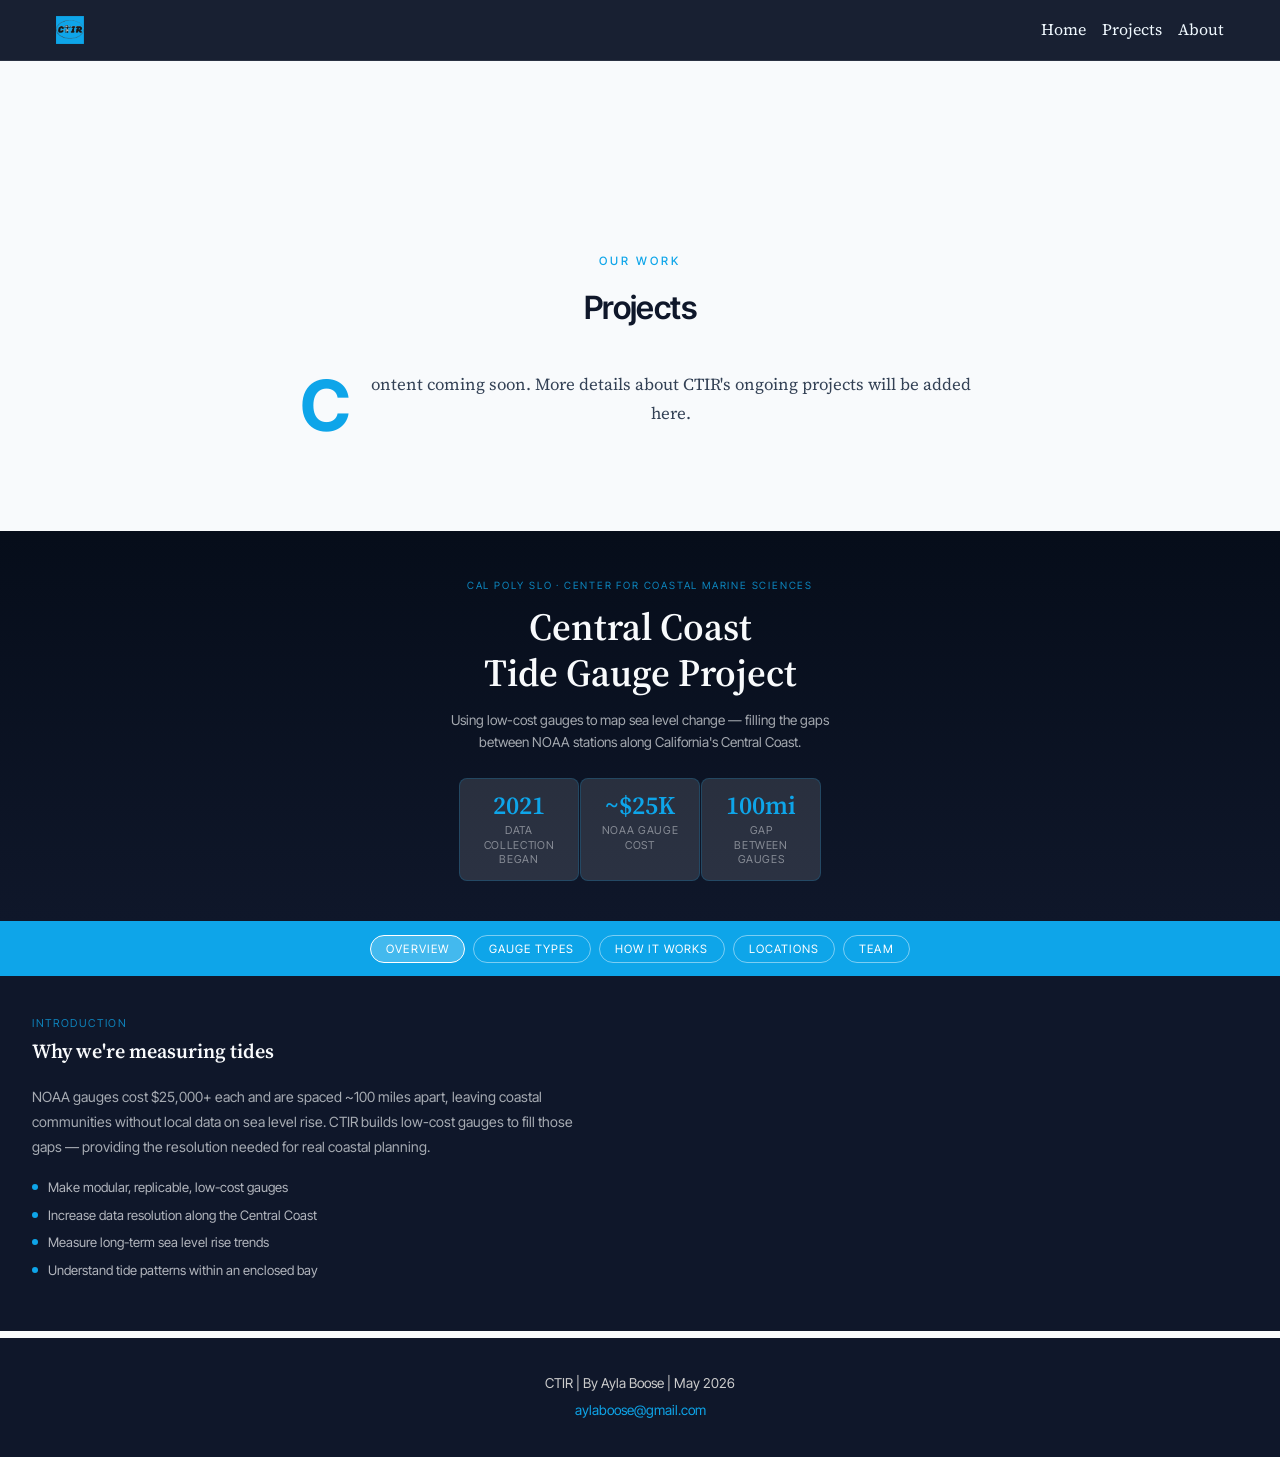
<file: projects.html>
<!DOCTYPE html>
<html lang="en">
<head>
    <meta charset="UTF-8">
    <meta name="viewport" content="width=device-width, initial-scale=1.0">
    <title>Projects — CTIR</title>
    <link href="https://fonts.googleapis.com/css2?family=Caveat:wght@400;700&family=Inter+Tight:wght@300;400;500;600;700;900&family=Source+Serif+4:ital,wght@0,400;0,600;1,400&display=swap" rel="stylesheet">
    <link rel="stylesheet" href="style.css">
</head>
<body>
    <div id="scroll-progress"></div>

    <nav class="navbar scrolled">
        <div class="nav-container">
            <div class="logo"><a href="index.html"><img src="img/CTIRstamp.png" /></a></div>
            <button class="hamburger" onclick="toggleNav()">
                <span></span>
                <span></span>
                <span></span>
            </button>
            <ul class="nav-links">
                <li><a href="index.html">Home</a></li>
                <li><a href="projects.html">Projects</a></li>
                <li><a href="about.html">About</a></li>
            </ul>
        </div>
    </nav>

    <section class="section story-text page-header">
        <span class="eyebrow">Our Work</span>
        <h2>Projects</h2>
        <p class="lead">Content coming soon. More details about CTIR's ongoing projects will be added here.</p>
    </section>

    <iframe 
  src="ctir-infographic.html" 
  style="width:100%; border:none; min-height:800px;" 
  loading="lazy"
  title="CTIR Interactive Infographic">
</iframe>

    <footer id="footer">
        <p>CTIR | By Ayla Boose | May 2026</p>
        <p><a href="mailto:aylaboose@gmail.com">aylaboose@gmail.com</a></p>
    </footer>

    <button id="back-to-top" title="Back to top">&#8593; Top</button>
    <script src="script.js"></script>
</body>
</html>
</file>
<file: style.css>
/* ============================================
   TYPOGRAPHY & COLOR PALETTE
   Change these values to customize your entire story
   ============================================ */

:root {
    --primary-font: 'Source Serif 4', Georgia, serif;
    --heading-font: 'Inter Tight', system-ui, sans-serif;
    --primary-color: #0f172a;
    --secondary-color: #64748b;
    --accent-color: #0ea5e9;
    --background-color: #f8fafc;
    --dark-bg: #0f172a;
    --border-color: #cbd5e1;
    --spacing-unit: 16px;
}

/* ============================================
   GLOBAL STYLES
   ============================================ */

* {
    margin: 0;
    padding: 0;
    box-sizing: border-box;
}

html {
    scroll-behavior: smooth;
}

body {
    font-family: var(--primary-font);
    color: var(--primary-color);
    background-color: var(--background-color);
    line-height: 1.6;
    padding-top: 60px;
    font-feature-settings: "kern" 1, "liga" 1;
}

h1, h2, h3 {
    text-wrap: balance;
}

/* ============================================
   NAVIGATION BAR
   Fixed header that stays at top when scrolling
   ============================================ */

.navbar {
    position: fixed;
    top: 0;
    width: 100%;
    background-color: transparent;
    border-bottom: 1px solid rgba(240, 249, 255, 0.25);
    z-index: 1000;
    transition: background-color 0.35s ease, border-color 0.35s ease;
}

.navbar.scrolled {
    background-color: rgba(15, 23, 42, 0.96);
    backdrop-filter: blur(10px);
    border-bottom-color: rgba(255, 255, 255, 0.08);
}

.navbar.scrolled .logo,
.navbar.scrolled .nav-links a {
    color: #f0f9ff;
}

.navbar.scrolled .hamburger span {
    background-color: #f0f9ff;
}

.nav-container {
    max-width: 1200px;
    margin: 0 auto;
    padding: var(--spacing-unit);
    display: flex;
    justify-content: space-between;
    align-items: center;
}

.logo {
    color: #f0f9ff;
    font-size: 1.2em;
    font-weight: bold;
    font-family: var(--heading-font);
}

.logo a {
    display: block;
    line-height: 0;
}

.logo img {
    height: 28px;
    width: auto;
    display: block;
    margin-right: auto;
}

.nav-links {
    display: flex;
    list-style: none;
    gap: var(--spacing-unit);
}

.nav-links a {
    color: #f0f9ff;
    text-decoration: none;
    transition: color 0.3s;
}

.nav-links a:hover {
    color: var(--accent-color);
}

/* ============================================
   HAMBURGER MENU (Mobile Only)
   Shows on screens smaller than 768px
   ============================================ */

.hamburger {
    display: none;
    flex-direction: column;
    justify-content: space-between;
    width: 28px;
    height: 20px;
    background: none;
    border: none;
    cursor: pointer;
    padding: 0;
}

.hamburger span {
    display: block;
    height: 3px;
    width: 100%;
    background-color: #f0f9ff;
    border-radius: 2px;
    transition: all 0.3s ease;
}

/* ============================================
   HERO SECTION
   Full-screen background image with headline overlay
   - TO CHANGE THE BACKGROUND IMAGE: update the
     background-image URL below
   ============================================ */

.hero {
    min-height: 75vh;
    background-image: url('img/hero.jpg'); /* <-- Change this to your image */
    background-size: cover;
    background-position: center;
    display: grid;
    grid-template-columns: 1fr 1fr;
    grid-template-rows: auto auto 1fr auto;
    padding: 80px 60px 60px;
    position: relative;
    margin-top: -60px;
}

.hero::before {
    content: '';
    position: absolute;
    inset: 0;
    background: linear-gradient(to top, rgba(10,20,40,0.92) 0%, rgba(10,20,40,0.3) 55%, transparent 100%);
    pointer-events: none;
}

.hero h1 {
    grid-column: 1;
    grid-row: 4;
    align-self: end;
    margin: 0;
    position: relative;
    z-index: 1;
    font-size: clamp(3.5em, 7vw, 7em);
    font-weight: 500;
    color: #f0f9ff;
    line-height: 1.0;
}

.hero .deck {
    grid-column: 2;
    grid-row: 2;
    align-self: start;
    justify-self: end;
    text-align: right;
    max-width: 480px;
    margin: 0;
    position: relative;
    z-index: 1;
}

.hero .scroll-hint {
    grid-column: 2;
    grid-row: 4;
    align-self: end;
    justify-self: end;
    color: rgba(240, 249, 255, 0.7);
    font-family: var(--heading-font);
    font-size: 0.85em;
    margin: 0;
    position: relative;
    z-index: 1;
}

h1 {
    font-family: var(--heading-font);
    font-size: 4.2em;
    font-weight: 900;
    color: var(--primary-color);
    line-height: 1.05;
    letter-spacing: -0.03em;
    margin-bottom: 20px;
}

.deck {
    font-size: 1.4em;
    font-weight: 400;
    color: rgba(240, 249, 255, 0.9);
    line-height: 1.5;
}

.byline {
    font-size: 0.8em;
    font-weight: 500;
    color: rgba(240, 249, 255, 0.65);
    font-family: var(--heading-font);
    text-transform: uppercase;
    letter-spacing: 0.1em;
}

/* ============================================
   HERO ELEMENTS IMAGE
   ============================================ */

.hero-elements {
    grid-column: 2;
    grid-row: 1;
    align-self: start;
    justify-self: end;
    width: 200px;
    height: auto;
    position: relative;
    z-index: 2;
}


/* ============================================
   PARALLAX DIVIDERS
   Full-width image strips between sections
   - TO CHANGE IMAGES: update the background-image
     URLs in .parallax-1, .parallax-2, .parallax-3
   - On mobile, the fixed effect is automatically
     disabled for better performance
   ============================================ */

.parallax-divider {
    min-height: 160px;
    background-attachment: fixed;
    background-size: cover;
    background-position: center;
    width: 100vw;
    margin-left: calc(-50vw + 50%);
}

.parallax-1 {
    background-image: url('img/parallax1.jpg');
}

.parallax-2 {
    background-image: url('img/parallax2.jpg');
}

.parallax-3 {
    background-image: url('img/parallax3.jpg');
}

/* ============================================
   BACK TO TOP BUTTON
   Appears in the bottom-right corner after
   the user scrolls down 300px
   ============================================ */

#back-to-top {
    opacity: 0;
    visibility: hidden;
    position: fixed;
    bottom: 24px;
    right: 24px;
    z-index: 999;
    background-color: var(--primary-color);
    color: #f0f9ff;
    border: none;
    padding: 10px 16px;
    font-family: var(--heading-font);
    font-size: 0.85em;
    cursor: pointer;
    border-radius: 4px;
    transition: opacity 0.3s ease, visibility 0.3s ease, background-color 0.2s ease;
}

#back-to-top.visible {
    opacity: 1;
    visibility: visible;
}

#back-to-top:hover {
    background-color: var(--accent-color);
}

/* ============================================
   CONTENT SECTIONS
   Shared styles for Photos, Audio, Video sections
   ============================================ */

.section {
    padding: 72px var(--spacing-unit);
    max-width: 1000px;
    margin: 0 auto;
}

.page-header {
    padding-top: 120px;
}

.section h2 {
    font-family: var(--heading-font);
    font-size: 2em;
    font-weight: 600;
    letter-spacing: -0.02em;
    color: var(--primary-color);
    margin: 0 auto 36px;
    padding-bottom: 0;
    border-bottom: none;
    width: fit-content;
    display: block;
    text-align: center;
}

.section-intro {
    color: var(--secondary-color);
    margin: 0 auto 36px;
    max-width: 700px;
    text-align: center;
}

/* ============================================
   STORY TEXT SECTION
   ============================================ */

.story-text p {
    max-width: 680px;
    margin: 0 auto 1.8em;
    font-size: 1.05em;
    font-weight: 400;
    line-height: 1.75;
    text-align: center;
    color: #334155;
}

.story-text h2 {
    margin-top: 72px;
}

.story-text h2:first-child {
    margin-top: 0;
}

.story-text h1 {
    margin-top: 200px;
}

blockquote {
    max-width: 620px;
    margin: 64px auto;
    padding: 20px 32px 20px 40px;
    font-family: var(--primary-font);
    font-size: 1.25em;
    font-style: italic;
    font-weight: 400;
    line-height: 1.7;
    text-align: left;
    color: var(--primary-color);
    border-left: 4px solid var(--accent-color);
    position: relative;
    background-color: transparent;
}

blockquote::before {
    content: '\201C';
    position: absolute;
    top: -4px;
    left: 28px;
    font-family: var(--primary-font);
    font-size: 5em;
    line-height: 1;
    color: var(--accent-color);
    opacity: 0.2;
    pointer-events: none;
}

/* Alternate background for every other section */
.alt-bg {
    max-width: 100%;
    background-color: #0f172a;
    padding: 72px 40px;
    color: #e2f0fb;
    border-radius: 8px;
    box-shadow: 0 8px 40px rgba(0, 0, 0, 0.28), 0 2px 10px rgba(0, 0, 0, 0.14);
    margin-left: calc(-1 * var(--spacing-unit));
    margin-right: calc(-1 * var(--spacing-unit));
    margin-bottom: 72px;
}

.alt-bg h2 {
    color: #f0f9ff;
}

.alt-bg .section-intro {
    color: #94a3b8;
}

/* ============================================
   AUDIO SECTION
   Waveform player card styles live inline in
   index.html alongside the player markup.
   ============================================ */

/* ============================================
   VIDEO SECTION
   ============================================ */

.video-wrapper {
    position: relative;
    max-width: 800px;
    width: 100%;
    margin: 0 auto;
    padding-bottom: 56.25%;
    height: 0;
}

.video-wrapper iframe {
    position: absolute;
    top: 0;
    left: 0;
    width: 100%;
    height: 100%;
}

video {
    width: 100%;
    height: auto;
    display: block;
    background-color: #0f172a;
}

/* ============================================
   READ ABOUT US LINKS
   ============================================ */

/* ============================================
   ARTICLE CARDS (Read About Us)
   ============================================ */

.article-cards {
    display: grid;
    grid-template-columns: repeat(3, 1fr);
    gap: 24px;
    margin-top: 40px;
}

.article-card {
    position: relative;
    background: #fff;
    border-radius: 4px;
    overflow: hidden;
    border: 1px solid var(--border-color);
    box-shadow: none;
    text-decoration: none;
    display: flex;
    flex-direction: column;
    transition: transform 0.25s ease, box-shadow 0.25s ease, border-color 0.25s ease;
}

.article-card::before {
    content: '';
    position: absolute;
    top: 0;
    left: 0;
    width: 100%;
    height: 3px;
    background-color: var(--accent-color);
    transform: scaleX(0);
    transform-origin: left;
    transition: transform 0.3s ease;
    z-index: 2;
}

.article-card:hover {
    transform: translateY(-4px);
    border-color: var(--accent-color);
    box-shadow: 0 8px 32px rgba(14, 165, 233, 0.15);
}

.article-card:hover::before {
    transform: scaleX(1);
}

.article-card-img {
    height: 180px;
    background-size: cover;
    background-position: center;
    background-color: var(--accent-color);
    transition: opacity 0.25s ease;
}

.article-card:hover .article-card-img {
    opacity: 0.88;
}

.article-card-body {
    padding: 20px;
    display: flex;
    flex-direction: column;
    gap: 10px;
    flex: 1;
}

.article-card-body p {
    font-family: var(--heading-font);
    font-size: 0.95em;
    font-weight: 600;
    color: var(--primary-color);
    line-height: 1.4;
    margin: 0;
    text-align: left;
}

.article-source {
    font-family: var(--heading-font);
    font-size: 0.75em;
    font-weight: 500;
    color: var(--accent-color);
    text-transform: uppercase;
    letter-spacing: 0.08em;
    margin-top: auto;
}

@media (max-width: 768px) {
    .article-cards {
        grid-template-columns: 1fr;
        justify-items: center;
    }

    .article-card {
        width: 100%;
        max-width: 420px;
    }

    .article-card-img {
        background-position: center center;
    }
}

/* ============================================
   DROP CAP
   ============================================ */

.story-text .lead::first-letter {
    float: left;
    font-family: var(--heading-font);
    font-size: 4.2em;
    font-weight: 700;
    line-height: 0.85;
    padding: 6px 10px 0 0;
    color: var(--accent-color);
}

/* ============================================
   LOCATION LIST
   ============================================ */

.location-list {
    max-width: 680px;
    margin: 0 auto 1.8em;
    padding: 0;
    list-style: none;
}

.location-list li {
    font-size: 1.05em;
    line-height: 1.7;
    color: #334155;
    padding: 14px 0;
    border-bottom: 1px solid var(--border-color);
    text-align: left;
}

.location-list li:last-child {
    border-bottom: none;
}

.location-list strong {
    font-family: var(--heading-font);
    font-weight: 600;
    color: var(--primary-color);
}

/* ============================================
   PULL QUOTE
   ============================================ */

.pull-quote {
    max-width: 760px;
    margin: 64px auto;
    padding: 0 20px;
    font-family: var(--heading-font);
    font-size: 1.9em;
    font-weight: 500;
    line-height: 1.3;
    text-align: center;
    color: var(--primary-color);
    letter-spacing: -0.01em;
}

.pull-quote::before { content: '\201C'; color: var(--accent-color); }
.pull-quote::after  { content: '\201D'; color: var(--accent-color); }

/* ============================================
   EYEBROW LABELS
   ============================================ */

.eyebrow {
    display: block;
    font-family: var(--heading-font);
    font-size: 0.72em;
    font-weight: 500;
    text-transform: uppercase;
    letter-spacing: 0.25em;
    color: var(--accent-color);
    text-align: center;
    margin-bottom: 12px;
}

.story-text .eyebrow {
    margin-top: 72px;
}

.story-text .eyebrow + h2 {
    margin-top: 0;
}

#news .eyebrow {
    margin-top: 0;
}

/* ============================================
   SCROLL PROGRESS BAR
   ============================================ */

#scroll-progress {
    position: fixed;
    top: 0;
    left: 0;
    height: 3px;
    width: 0%;
    background-color: var(--accent-color);
    z-index: 1001;
    transition: width 0.1s ease-out;
}

/* ============================================
   SCROLL REVEAL WORDS
   ============================================ */

.reveal-word {
    color: #94a3b8;
    transition: color 0.5s ease;
    display: inline;
}

.reveal-word.revealed {
    color: var(--primary-color);
}

.alt-bg .reveal-word {
    color: rgba(255, 255, 255, 0.08);
}

.alt-bg .reveal-word.revealed {
    color: #f0f9ff;
}

/* ============================================
   TEAM SECTION (About page)
   Card grid uses .tg-* classes with inline
   styles, defined inside about.html.
   ============================================ */

.team-section {
    padding-top: 0;
}

/* ============================================
   FOOTER
   ============================================ */

footer {
    background-color: var(--primary-color);
    color: #ccc;
    text-align: center;
    padding: 32px var(--spacing-unit);
    font-family: var(--heading-font);
    font-size: 0.85em;
    line-height: 2;
}

footer a {
    color: var(--accent-color);
    text-decoration: none;
}

footer a:hover {
    text-decoration: underline;
}

/* ============================================
   RESPONSIVE / MOBILE STYLES
   Screens smaller than 768px
   ============================================ */

@media (max-width: 768px) {

    body {
        padding-top: 56px;
    }

    .hero {
        grid-template-columns: 1fr;
        grid-template-rows: auto 1fr auto auto auto auto;
        padding: 76px 24px 40px;
        margin-top: -56px;
        min-height: unset;
        height: 700px;
    }

    .hero h1 {
        grid-column: 1;
        grid-row: 3;
        align-self: end;
        font-size: clamp(3.2em, 13vw, 4.5em);
        line-height: 1.0;
    }

    .hero-elements {
        grid-column: 1;
        grid-row: 4;
        justify-self: start;
        display: block;
        width: 120px;
        height: auto;
        margin: 12px 0;
    }

    .hero .deck {
        grid-column: 1;
        grid-row: 5;
        justify-self: start;
        text-align: left;
        max-width: 100%;
    }

    .hero .scroll-hint {
        grid-column: 1;
        grid-row: 6;
        justify-self: start;
    }

    .hamburger {
        display: flex;
    }

    .nav-links {
        display: flex;
        flex-direction: column;
        position: absolute;
        top: 56px;
        left: 0;
        width: 100%;
        background-color: rgba(15, 23, 42, 0.97);
        padding: 12px 0;
        gap: 0;
        opacity: 0;
        visibility: hidden;
        pointer-events: none;
        transform: translateY(-6px);
        transition: opacity 0.25s ease, visibility 0.25s ease, transform 0.25s ease;
    }

    .nav-links.open {
        opacity: 1;
        visibility: visible;
        pointer-events: auto;
        transform: translateY(0);
    }

    .nav-links li {
        width: 100%;
    }

    .nav-links a {
        display: block;
        padding: 12px var(--spacing-unit);
        color: #f0f9ff;
    }

    h1 {
        font-size: 2.6em;
        letter-spacing: -0.02em;
    }

    .deck {
        font-size: 1em;
    }

    .alt-bg {
        padding: 72px var(--spacing-unit);
        margin-left: 0;
        margin-right: 0;
        border-radius: 4px;
    }

    /* Parallax fixed effect doesn't work on iOS/Android,
       so we fall back to a normal background image */
    .parallax-divider {
        background-attachment: scroll;
        min-height: 100px;
    }
}
</file>
